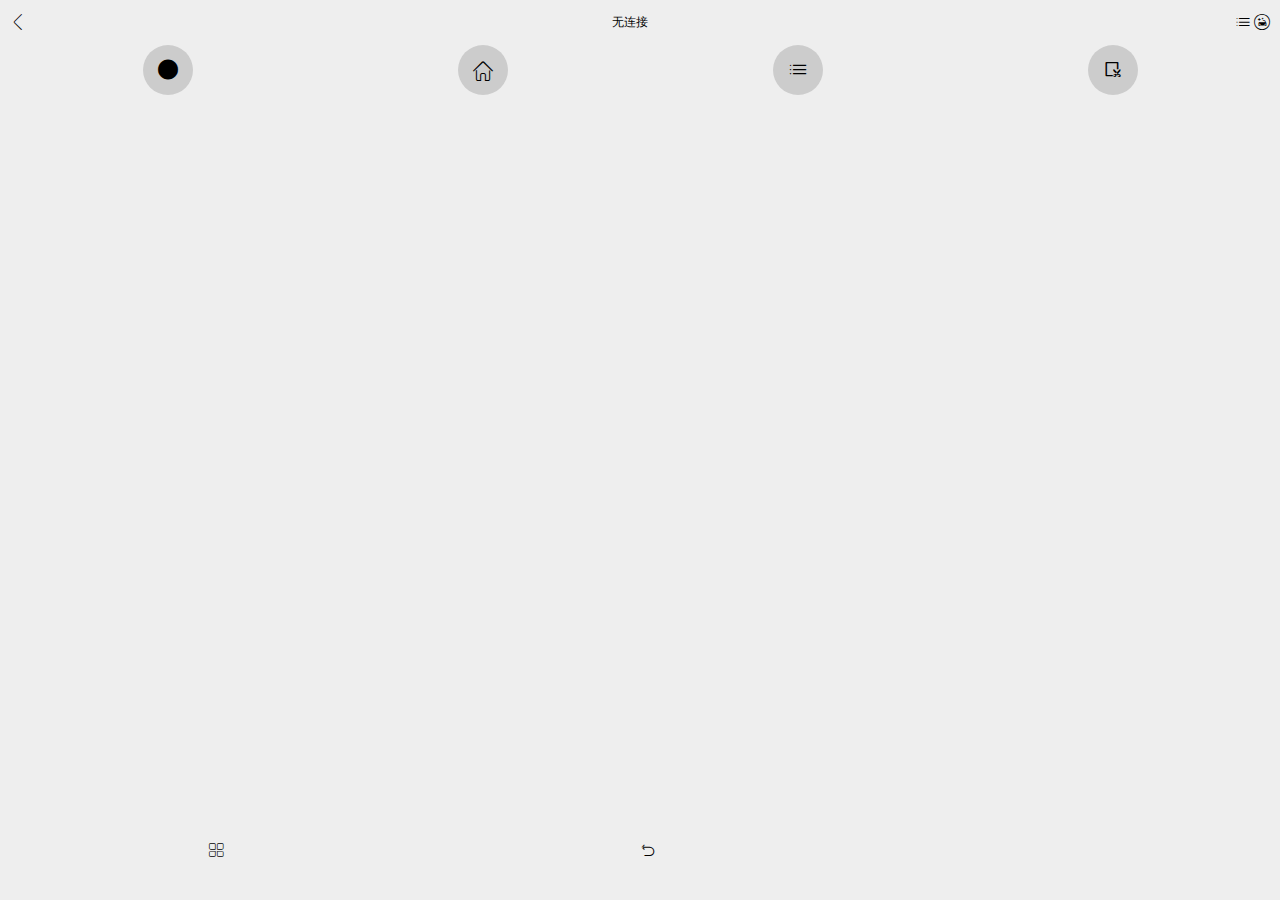
<file: index.html>
<!DOCTYPE html>
<html lang="en">

<head>
    <meta charset="UTF-8">
    <meta name="viewport" content="width=device-width, initial-scale=1.0">
    <meta http-equiv="X-UA-Compatible" content="ie=edge">
    <title>Document</title>
    <link rel="stylesheet" href="css/style.css">
    <script src="js/flexible.js"></script>
    <link rel="stylesheet" href="icon/iconfont.css">
</head>

<body>
    <div class="box">
        <header>
            <i class="iconfont icon-fanhui"></i>
            <span>无连接</span>
            <div class="topright">
                <i class="iconfont icon-caidan1"></i>
                <i class="iconfont icon-qichemeirong"></i>
            </div>
        </header>
        <section>
            <div class="contop">
                <ul>
                    <span><li class="iconfont icon-dianshimianbansvgqietu-"></li></span>
                    <span><li class="iconfont icon-shouye1"></li></span>
                    <span><li class="iconfont icon-caidan1"></li></span>
                    <span><li class="iconfont icon-jieping"></li></span>
                </ul>
            </div>
        </section>
        <footer>
            <span><i class="iconfont icon-caidan"></i></span>
            <i class="iconfont icon-zititubiaoxiugai-"></i>
            <i></i>
        </footer>
    </div>
</body>

</html>
</file>
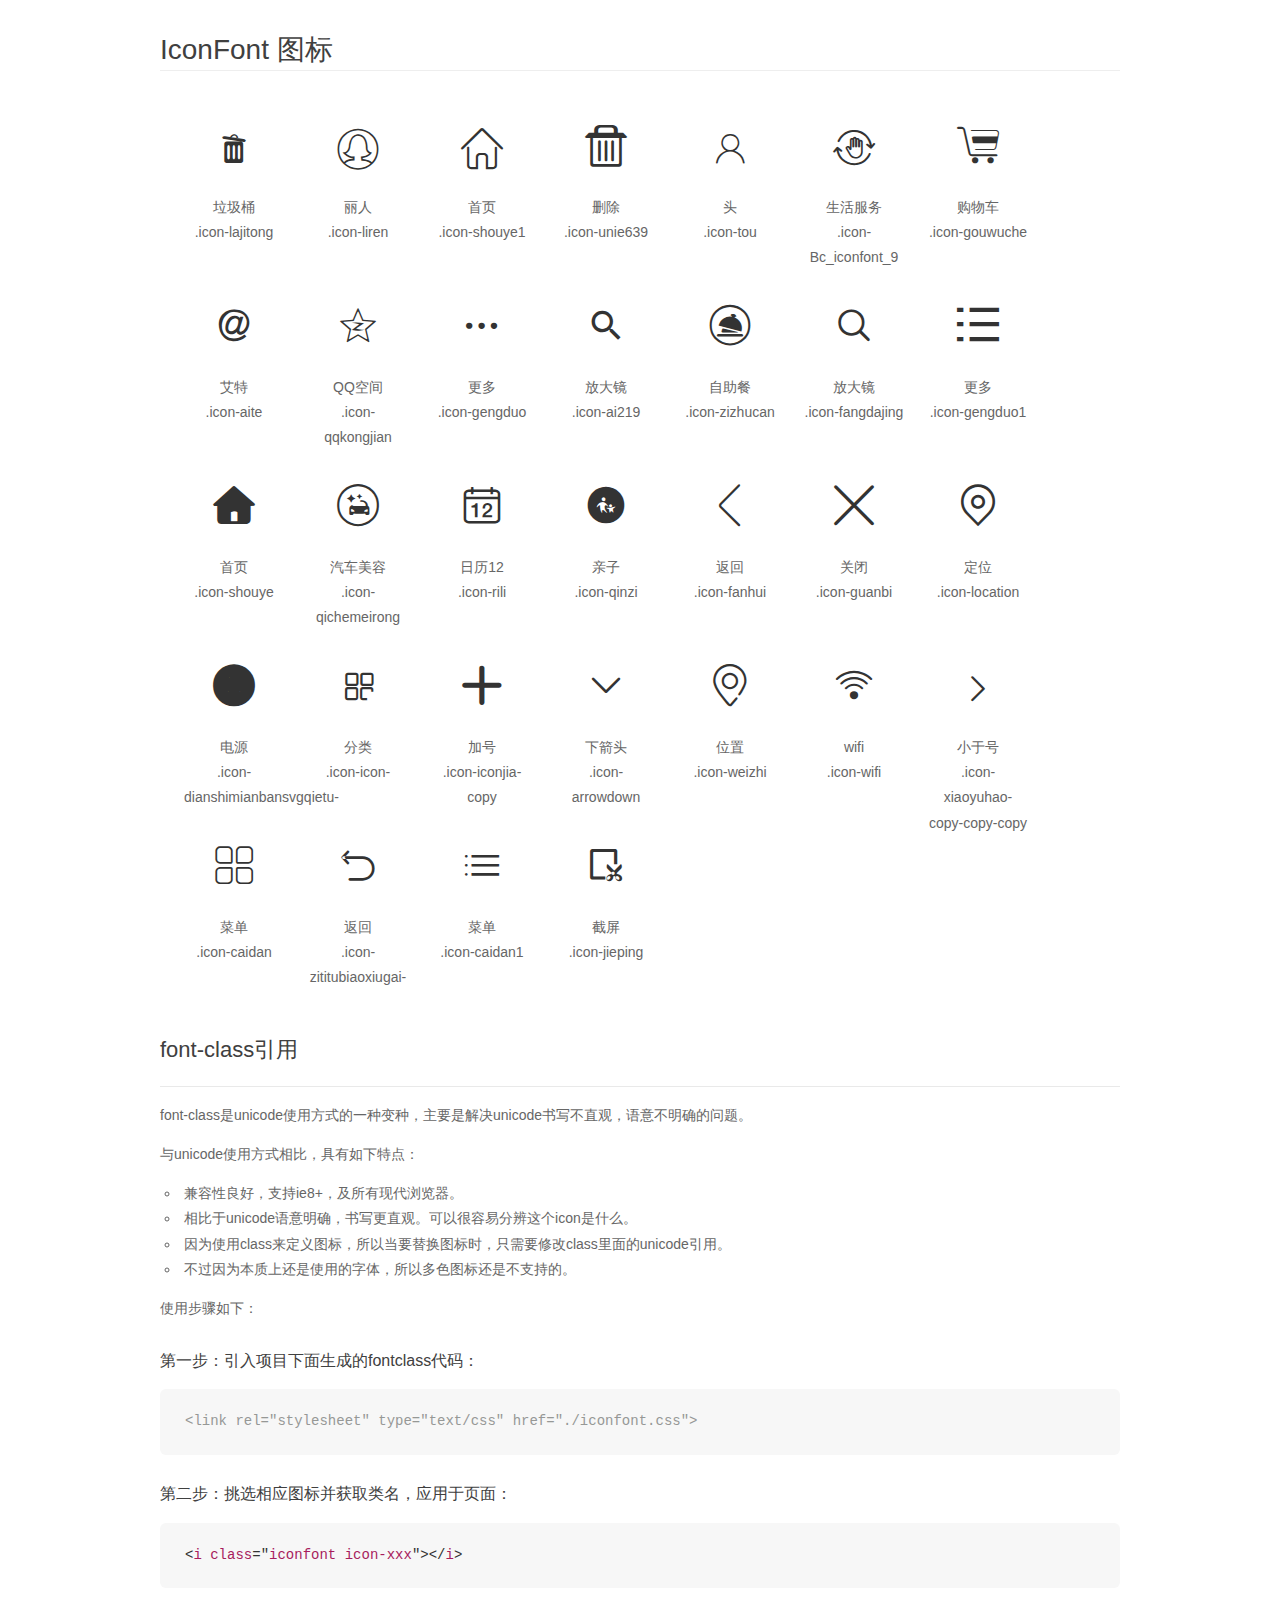
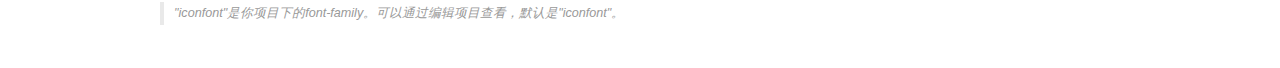
<file: icon/demo_fontclass.html>
<!DOCTYPE html>
<html>
<head>
    <meta charset="utf-8"/>
    <title>IconFont</title>
    <link rel="stylesheet" href="demo.css">
    <link rel="stylesheet" href="iconfont.css">
</head>
<body>
    <div class="main markdown">
        <h1>IconFont 图标</h1>
        <ul class="icon_lists clear">
            
                <li>
                <i class="icon iconfont icon-lajitong"></i>
                    <div class="name">垃圾桶</div>
                    <div class="fontclass">.icon-lajitong</div>
                </li>
            
                <li>
                <i class="icon iconfont icon-liren"></i>
                    <div class="name">丽人</div>
                    <div class="fontclass">.icon-liren</div>
                </li>
            
                <li>
                <i class="icon iconfont icon-shouye1"></i>
                    <div class="name">首页</div>
                    <div class="fontclass">.icon-shouye1</div>
                </li>
            
                <li>
                <i class="icon iconfont icon-unie639"></i>
                    <div class="name">删除</div>
                    <div class="fontclass">.icon-unie639</div>
                </li>
            
                <li>
                <i class="icon iconfont icon-tou"></i>
                    <div class="name">头</div>
                    <div class="fontclass">.icon-tou</div>
                </li>
            
                <li>
                <i class="icon iconfont icon-Bc_iconfont_9"></i>
                    <div class="name">生活服务</div>
                    <div class="fontclass">.icon-Bc_iconfont_9</div>
                </li>
            
                <li>
                <i class="icon iconfont icon-gouwuche"></i>
                    <div class="name">购物车</div>
                    <div class="fontclass">.icon-gouwuche</div>
                </li>
            
                <li>
                <i class="icon iconfont icon-aite"></i>
                    <div class="name">艾特</div>
                    <div class="fontclass">.icon-aite</div>
                </li>
            
                <li>
                <i class="icon iconfont icon-qqkongjian"></i>
                    <div class="name">QQ空间</div>
                    <div class="fontclass">.icon-qqkongjian</div>
                </li>
            
                <li>
                <i class="icon iconfont icon-gengduo"></i>
                    <div class="name">更多</div>
                    <div class="fontclass">.icon-gengduo</div>
                </li>
            
                <li>
                <i class="icon iconfont icon-ai219"></i>
                    <div class="name">放大镜</div>
                    <div class="fontclass">.icon-ai219</div>
                </li>
            
                <li>
                <i class="icon iconfont icon-zizhucan"></i>
                    <div class="name">自助餐</div>
                    <div class="fontclass">.icon-zizhucan</div>
                </li>
            
                <li>
                <i class="icon iconfont icon-fangdajing"></i>
                    <div class="name">放大镜</div>
                    <div class="fontclass">.icon-fangdajing</div>
                </li>
            
                <li>
                <i class="icon iconfont icon-gengduo1"></i>
                    <div class="name">更多</div>
                    <div class="fontclass">.icon-gengduo1</div>
                </li>
            
                <li>
                <i class="icon iconfont icon-shouye"></i>
                    <div class="name">首页</div>
                    <div class="fontclass">.icon-shouye</div>
                </li>
            
                <li>
                <i class="icon iconfont icon-qichemeirong"></i>
                    <div class="name">汽车美容</div>
                    <div class="fontclass">.icon-qichemeirong</div>
                </li>
            
                <li>
                <i class="icon iconfont icon-rili"></i>
                    <div class="name">日历12</div>
                    <div class="fontclass">.icon-rili</div>
                </li>
            
                <li>
                <i class="icon iconfont icon-qinzi"></i>
                    <div class="name">亲子</div>
                    <div class="fontclass">.icon-qinzi</div>
                </li>
            
                <li>
                <i class="icon iconfont icon-fanhui"></i>
                    <div class="name">返回</div>
                    <div class="fontclass">.icon-fanhui</div>
                </li>
            
                <li>
                <i class="icon iconfont icon-guanbi"></i>
                    <div class="name">关闭</div>
                    <div class="fontclass">.icon-guanbi</div>
                </li>
            
                <li>
                <i class="icon iconfont icon-location"></i>
                    <div class="name">定位</div>
                    <div class="fontclass">.icon-location</div>
                </li>
            
                <li>
                <i class="icon iconfont icon-dianshimianbansvgqietu-"></i>
                    <div class="name">电源</div>
                    <div class="fontclass">.icon-dianshimianbansvgqietu-</div>
                </li>
            
                <li>
                <i class="icon iconfont icon-icon-"></i>
                    <div class="name">分类</div>
                    <div class="fontclass">.icon-icon-</div>
                </li>
            
                <li>
                <i class="icon iconfont icon-iconjia-copy"></i>
                    <div class="name">加号</div>
                    <div class="fontclass">.icon-iconjia-copy</div>
                </li>
            
                <li>
                <i class="icon iconfont icon-arrowdown"></i>
                    <div class="name">下箭头</div>
                    <div class="fontclass">.icon-arrowdown</div>
                </li>
            
                <li>
                <i class="icon iconfont icon-weizhi"></i>
                    <div class="name">位置</div>
                    <div class="fontclass">.icon-weizhi</div>
                </li>
            
                <li>
                <i class="icon iconfont icon-wifi"></i>
                    <div class="name">wifi</div>
                    <div class="fontclass">.icon-wifi</div>
                </li>
            
                <li>
                <i class="icon iconfont icon-xiaoyuhao-copy-copy-copy"></i>
                    <div class="name">小于号</div>
                    <div class="fontclass">.icon-xiaoyuhao-copy-copy-copy</div>
                </li>
            
                <li>
                <i class="icon iconfont icon-caidan"></i>
                    <div class="name">菜单</div>
                    <div class="fontclass">.icon-caidan</div>
                </li>
            
                <li>
                <i class="icon iconfont icon-zititubiaoxiugai-"></i>
                    <div class="name">返回</div>
                    <div class="fontclass">.icon-zititubiaoxiugai-</div>
                </li>
            
                <li>
                <i class="icon iconfont icon-caidan1"></i>
                    <div class="name">菜单</div>
                    <div class="fontclass">.icon-caidan1</div>
                </li>
            
                <li>
                <i class="icon iconfont icon-jieping"></i>
                    <div class="name">截屏</div>
                    <div class="fontclass">.icon-jieping</div>
                </li>
            
        </ul>

        <h2 id="font-class-">font-class引用</h2>
        <hr>

        <p>font-class是unicode使用方式的一种变种，主要是解决unicode书写不直观，语意不明确的问题。</p>
        <p>与unicode使用方式相比，具有如下特点：</p>
        <ul>
        <li>兼容性良好，支持ie8+，及所有现代浏览器。</li>
        <li>相比于unicode语意明确，书写更直观。可以很容易分辨这个icon是什么。</li>
        <li>因为使用class来定义图标，所以当要替换图标时，只需要修改class里面的unicode引用。</li>
        <li>不过因为本质上还是使用的字体，所以多色图标还是不支持的。</li>
        </ul>
        <p>使用步骤如下：</p>
        <h3 id="-fontclass-">第一步：引入项目下面生成的fontclass代码：</h3>


        <pre><code class="lang-js hljs javascript"><span class="hljs-comment">&lt;link rel="stylesheet" type="text/css" href="./iconfont.css"&gt;</span></code></pre>
        <h3 id="-">第二步：挑选相应图标并获取类名，应用于页面：</h3>
        <pre><code class="lang-css hljs">&lt;<span class="hljs-selector-tag">i</span> <span class="hljs-selector-tag">class</span>="<span class="hljs-selector-tag">iconfont</span> <span class="hljs-selector-tag">icon-xxx</span>"&gt;&lt;/<span class="hljs-selector-tag">i</span>&gt;</code></pre>
        <blockquote>
        <p>"iconfont"是你项目下的font-family。可以通过编辑项目查看，默认是"iconfont"。</p>
        </blockquote>
    </div>
</body>
</html>
</file>
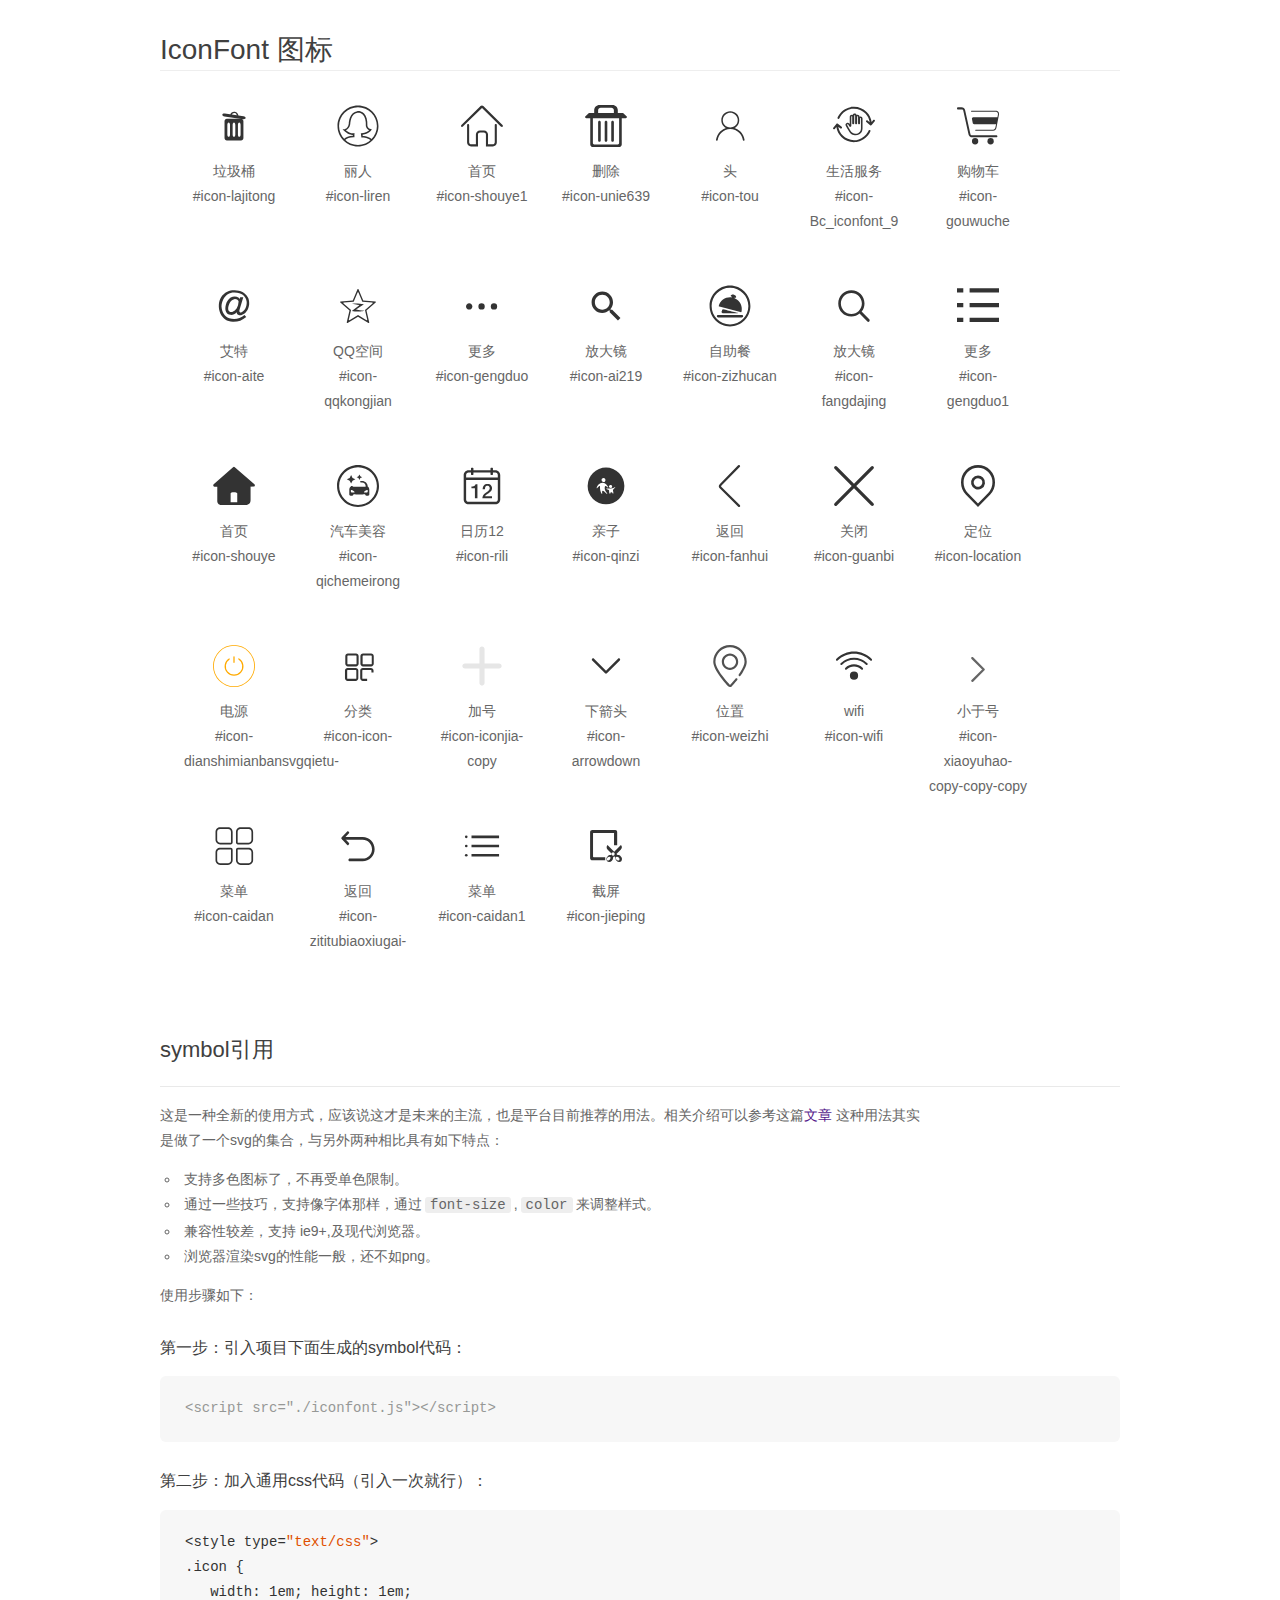
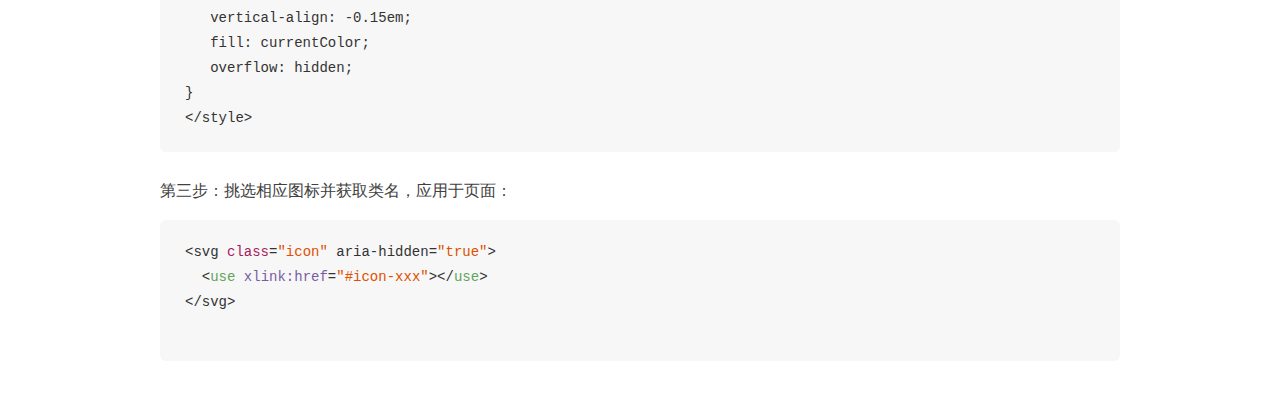
<file: icon/demo_symbol.html>
<!DOCTYPE html>
<html>
<head>
    <meta charset="utf-8"/>
    <title>IconFont</title>
    <link rel="stylesheet" href="demo.css">
    <script src="iconfont.js"></script>

    <style type="text/css">
        .icon {
          /* 通过设置 font-size 来改变图标大小 */
          width: 1em; height: 1em;
          /* 图标和文字相邻时，垂直对齐 */
          vertical-align: -0.15em;
          /* 通过设置 color 来改变 SVG 的颜色/fill */
          fill: currentColor;
          /* path 和 stroke 溢出 viewBox 部分在 IE 下会显示
             normalize.css 中也包含这行 */
          overflow: hidden;
        }

    </style>
</head>
<body>
    <div class="main markdown">
        <h1>IconFont 图标</h1>
        <ul class="icon_lists clear">
            
                <li>
                    <svg class="icon" aria-hidden="true">
                        <use xlink:href="#icon-lajitong"></use>
                    </svg>
                    <div class="name">垃圾桶</div>
                    <div class="fontclass">#icon-lajitong</div>
                </li>
            
                <li>
                    <svg class="icon" aria-hidden="true">
                        <use xlink:href="#icon-liren"></use>
                    </svg>
                    <div class="name">丽人</div>
                    <div class="fontclass">#icon-liren</div>
                </li>
            
                <li>
                    <svg class="icon" aria-hidden="true">
                        <use xlink:href="#icon-shouye1"></use>
                    </svg>
                    <div class="name">首页</div>
                    <div class="fontclass">#icon-shouye1</div>
                </li>
            
                <li>
                    <svg class="icon" aria-hidden="true">
                        <use xlink:href="#icon-unie639"></use>
                    </svg>
                    <div class="name">删除</div>
                    <div class="fontclass">#icon-unie639</div>
                </li>
            
                <li>
                    <svg class="icon" aria-hidden="true">
                        <use xlink:href="#icon-tou"></use>
                    </svg>
                    <div class="name">头</div>
                    <div class="fontclass">#icon-tou</div>
                </li>
            
                <li>
                    <svg class="icon" aria-hidden="true">
                        <use xlink:href="#icon-Bc_iconfont_9"></use>
                    </svg>
                    <div class="name">生活服务</div>
                    <div class="fontclass">#icon-Bc_iconfont_9</div>
                </li>
            
                <li>
                    <svg class="icon" aria-hidden="true">
                        <use xlink:href="#icon-gouwuche"></use>
                    </svg>
                    <div class="name">购物车</div>
                    <div class="fontclass">#icon-gouwuche</div>
                </li>
            
                <li>
                    <svg class="icon" aria-hidden="true">
                        <use xlink:href="#icon-aite"></use>
                    </svg>
                    <div class="name">艾特</div>
                    <div class="fontclass">#icon-aite</div>
                </li>
            
                <li>
                    <svg class="icon" aria-hidden="true">
                        <use xlink:href="#icon-qqkongjian"></use>
                    </svg>
                    <div class="name">QQ空间</div>
                    <div class="fontclass">#icon-qqkongjian</div>
                </li>
            
                <li>
                    <svg class="icon" aria-hidden="true">
                        <use xlink:href="#icon-gengduo"></use>
                    </svg>
                    <div class="name">更多</div>
                    <div class="fontclass">#icon-gengduo</div>
                </li>
            
                <li>
                    <svg class="icon" aria-hidden="true">
                        <use xlink:href="#icon-ai219"></use>
                    </svg>
                    <div class="name">放大镜</div>
                    <div class="fontclass">#icon-ai219</div>
                </li>
            
                <li>
                    <svg class="icon" aria-hidden="true">
                        <use xlink:href="#icon-zizhucan"></use>
                    </svg>
                    <div class="name">自助餐</div>
                    <div class="fontclass">#icon-zizhucan</div>
                </li>
            
                <li>
                    <svg class="icon" aria-hidden="true">
                        <use xlink:href="#icon-fangdajing"></use>
                    </svg>
                    <div class="name">放大镜</div>
                    <div class="fontclass">#icon-fangdajing</div>
                </li>
            
                <li>
                    <svg class="icon" aria-hidden="true">
                        <use xlink:href="#icon-gengduo1"></use>
                    </svg>
                    <div class="name">更多</div>
                    <div class="fontclass">#icon-gengduo1</div>
                </li>
            
                <li>
                    <svg class="icon" aria-hidden="true">
                        <use xlink:href="#icon-shouye"></use>
                    </svg>
                    <div class="name">首页</div>
                    <div class="fontclass">#icon-shouye</div>
                </li>
            
                <li>
                    <svg class="icon" aria-hidden="true">
                        <use xlink:href="#icon-qichemeirong"></use>
                    </svg>
                    <div class="name">汽车美容</div>
                    <div class="fontclass">#icon-qichemeirong</div>
                </li>
            
                <li>
                    <svg class="icon" aria-hidden="true">
                        <use xlink:href="#icon-rili"></use>
                    </svg>
                    <div class="name">日历12</div>
                    <div class="fontclass">#icon-rili</div>
                </li>
            
                <li>
                    <svg class="icon" aria-hidden="true">
                        <use xlink:href="#icon-qinzi"></use>
                    </svg>
                    <div class="name">亲子</div>
                    <div class="fontclass">#icon-qinzi</div>
                </li>
            
                <li>
                    <svg class="icon" aria-hidden="true">
                        <use xlink:href="#icon-fanhui"></use>
                    </svg>
                    <div class="name">返回</div>
                    <div class="fontclass">#icon-fanhui</div>
                </li>
            
                <li>
                    <svg class="icon" aria-hidden="true">
                        <use xlink:href="#icon-guanbi"></use>
                    </svg>
                    <div class="name">关闭</div>
                    <div class="fontclass">#icon-guanbi</div>
                </li>
            
                <li>
                    <svg class="icon" aria-hidden="true">
                        <use xlink:href="#icon-location"></use>
                    </svg>
                    <div class="name">定位</div>
                    <div class="fontclass">#icon-location</div>
                </li>
            
                <li>
                    <svg class="icon" aria-hidden="true">
                        <use xlink:href="#icon-dianshimianbansvgqietu-"></use>
                    </svg>
                    <div class="name">电源</div>
                    <div class="fontclass">#icon-dianshimianbansvgqietu-</div>
                </li>
            
                <li>
                    <svg class="icon" aria-hidden="true">
                        <use xlink:href="#icon-icon-"></use>
                    </svg>
                    <div class="name">分类</div>
                    <div class="fontclass">#icon-icon-</div>
                </li>
            
                <li>
                    <svg class="icon" aria-hidden="true">
                        <use xlink:href="#icon-iconjia-copy"></use>
                    </svg>
                    <div class="name">加号</div>
                    <div class="fontclass">#icon-iconjia-copy</div>
                </li>
            
                <li>
                    <svg class="icon" aria-hidden="true">
                        <use xlink:href="#icon-arrowdown"></use>
                    </svg>
                    <div class="name">下箭头</div>
                    <div class="fontclass">#icon-arrowdown</div>
                </li>
            
                <li>
                    <svg class="icon" aria-hidden="true">
                        <use xlink:href="#icon-weizhi"></use>
                    </svg>
                    <div class="name">位置</div>
                    <div class="fontclass">#icon-weizhi</div>
                </li>
            
                <li>
                    <svg class="icon" aria-hidden="true">
                        <use xlink:href="#icon-wifi"></use>
                    </svg>
                    <div class="name">wifi</div>
                    <div class="fontclass">#icon-wifi</div>
                </li>
            
                <li>
                    <svg class="icon" aria-hidden="true">
                        <use xlink:href="#icon-xiaoyuhao-copy-copy-copy"></use>
                    </svg>
                    <div class="name">小于号</div>
                    <div class="fontclass">#icon-xiaoyuhao-copy-copy-copy</div>
                </li>
            
                <li>
                    <svg class="icon" aria-hidden="true">
                        <use xlink:href="#icon-caidan"></use>
                    </svg>
                    <div class="name">菜单</div>
                    <div class="fontclass">#icon-caidan</div>
                </li>
            
                <li>
                    <svg class="icon" aria-hidden="true">
                        <use xlink:href="#icon-zititubiaoxiugai-"></use>
                    </svg>
                    <div class="name">返回</div>
                    <div class="fontclass">#icon-zititubiaoxiugai-</div>
                </li>
            
                <li>
                    <svg class="icon" aria-hidden="true">
                        <use xlink:href="#icon-caidan1"></use>
                    </svg>
                    <div class="name">菜单</div>
                    <div class="fontclass">#icon-caidan1</div>
                </li>
            
                <li>
                    <svg class="icon" aria-hidden="true">
                        <use xlink:href="#icon-jieping"></use>
                    </svg>
                    <div class="name">截屏</div>
                    <div class="fontclass">#icon-jieping</div>
                </li>
            
        </ul>


        <h2 id="symbol-">symbol引用</h2>
        <hr>

        <p>这是一种全新的使用方式，应该说这才是未来的主流，也是平台目前推荐的用法。相关介绍可以参考这篇<a href="">文章</a>
        这种用法其实是做了一个svg的集合，与另外两种相比具有如下特点：</p>
        <ul>
          <li>支持多色图标了，不再受单色限制。</li>
          <li>通过一些技巧，支持像字体那样，通过<code>font-size</code>,<code>color</code>来调整样式。</li>
          <li>兼容性较差，支持 ie9+,及现代浏览器。</li>
          <li>浏览器渲染svg的性能一般，还不如png。</li>
        </ul>
        <p>使用步骤如下：</p>
        <h3 id="-symbol-">第一步：引入项目下面生成的symbol代码：</h3>
        <pre><code class="lang-js hljs javascript"><span class="hljs-comment">&lt;script src="./iconfont.js"&gt;&lt;/script&gt;</span></code></pre>
        <h3 id="-css-">第二步：加入通用css代码（引入一次就行）：</h3>
        <pre><code class="lang-js hljs javascript">&lt;style type=<span class="hljs-string">"text/css"</span>&gt;
.icon {
   width: <span class="hljs-number">1</span>em; height: <span class="hljs-number">1</span>em;
   vertical-align: <span class="hljs-number">-0.15</span>em;
   fill: currentColor;
   overflow: hidden;
}
&lt;<span class="hljs-regexp">/style&gt;</span></code></pre>
        <h3 id="-">第三步：挑选相应图标并获取类名，应用于页面：</h3>
        <pre><code class="lang-js hljs javascript">&lt;svg <span class="hljs-class"><span class="hljs-keyword">class</span></span>=<span class="hljs-string">"icon"</span> aria-hidden=<span class="hljs-string">"true"</span>&gt;<span class="xml"><span class="hljs-tag">
  &lt;<span class="hljs-name">use</span> <span class="hljs-attr">xlink:href</span>=<span class="hljs-string">"#icon-xxx"</span>&gt;</span><span class="hljs-tag">&lt;/<span class="hljs-name">use</span>&gt;</span>
</span>&lt;<span class="hljs-regexp">/svg&gt;
        </span></code></pre>
    </div>
</body>
</html>
</file>
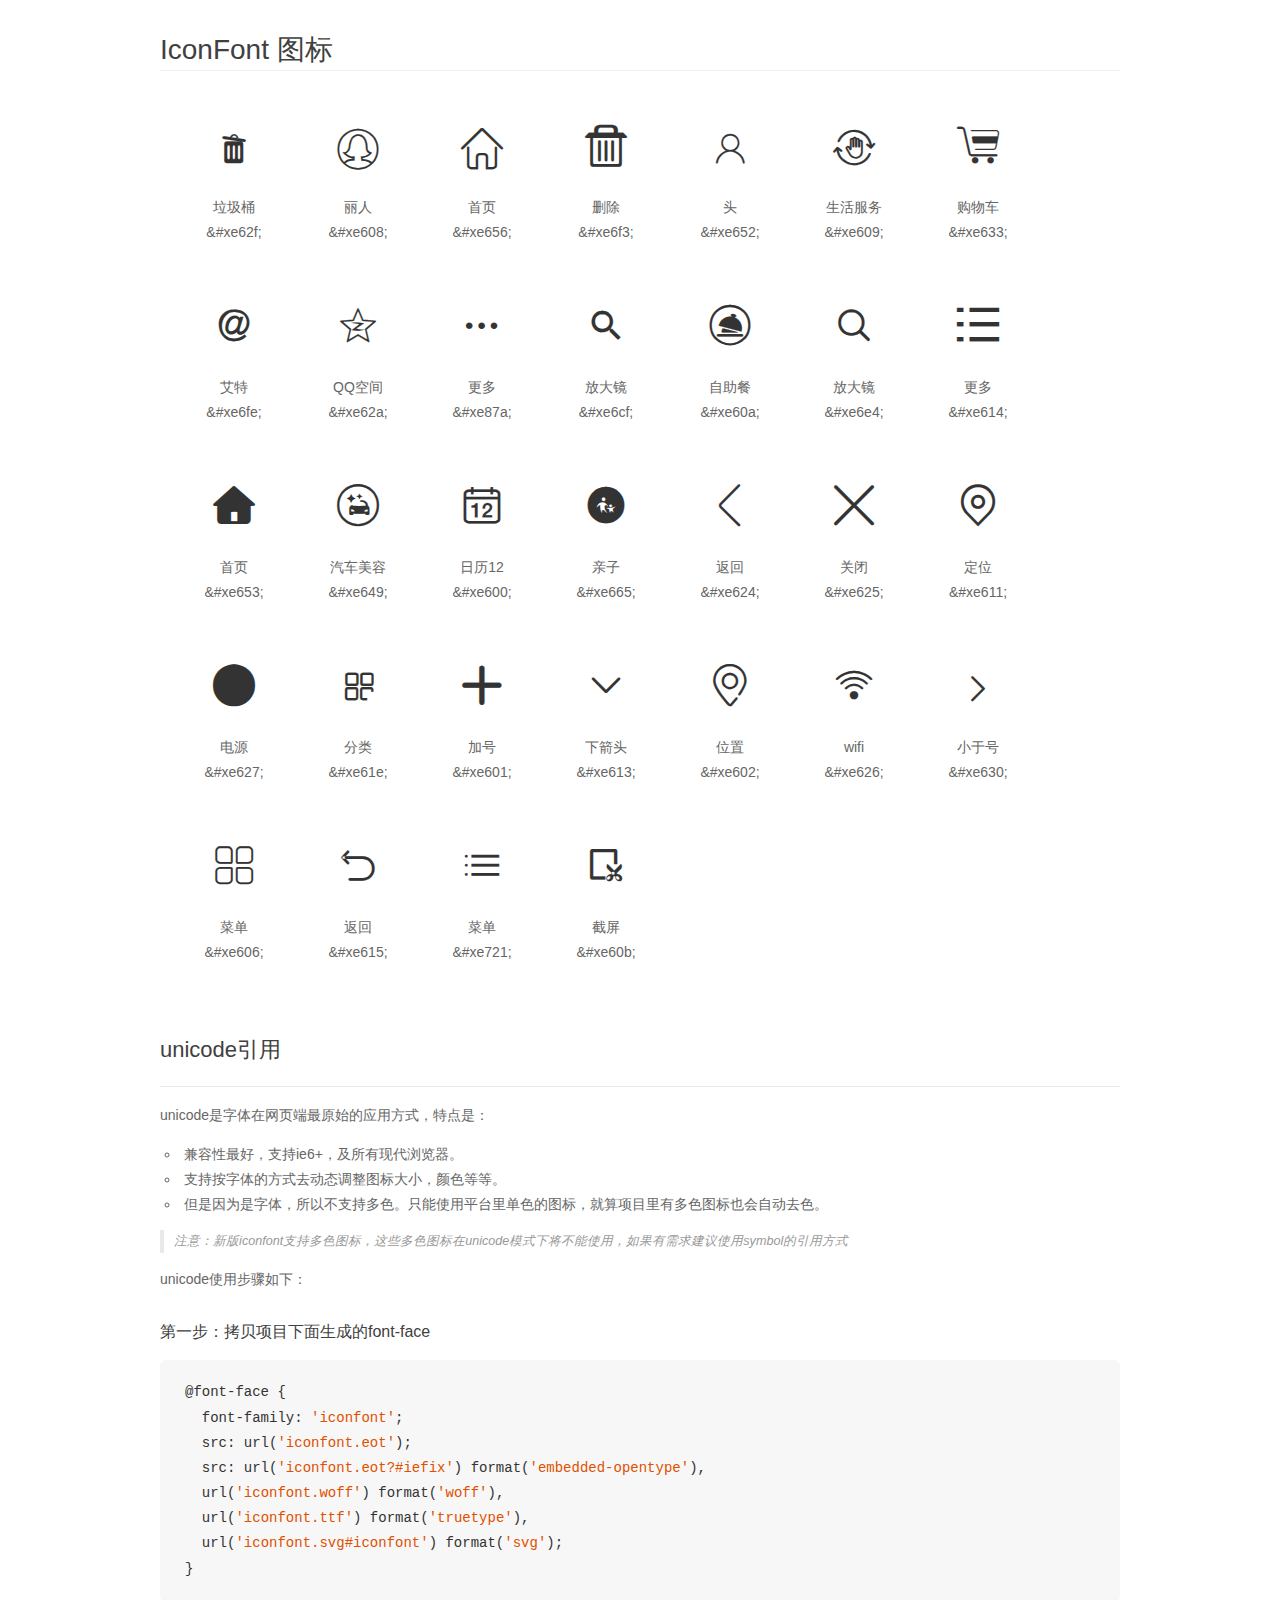
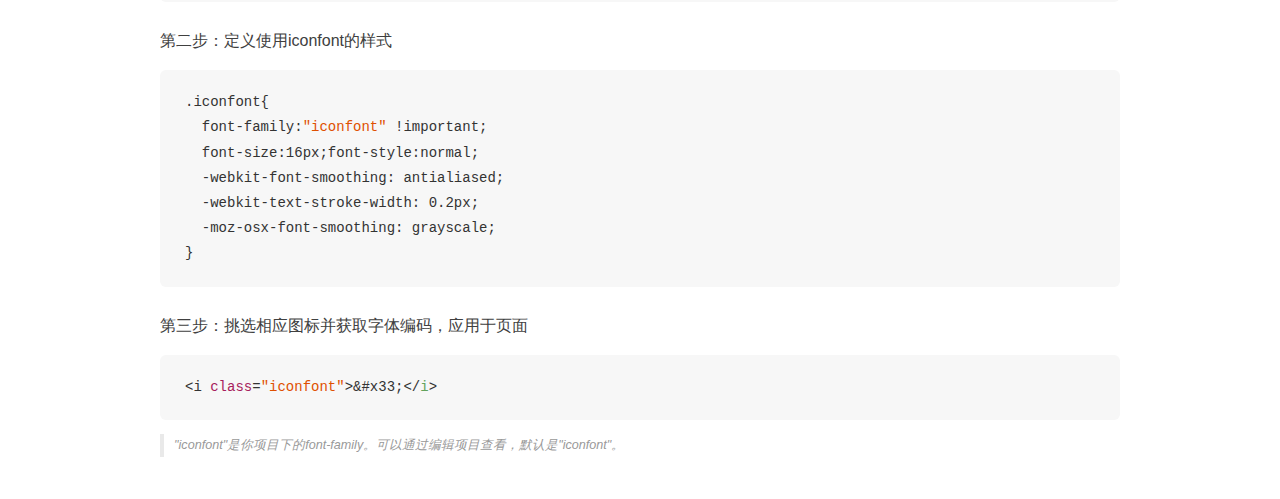
<file: icon/demo_unicode.html>
<!DOCTYPE html>
<html>
<head>
    <meta charset="utf-8"/>
    <title>IconFont</title>
    <link rel="stylesheet" href="demo.css">

    <style type="text/css">

        @font-face {font-family: "iconfont";
          src: url('iconfont.eot'); /* IE9*/
          src: url('iconfont.eot#iefix') format('embedded-opentype'), /* IE6-IE8 */
          url('iconfont.woff') format('woff'), /* chrome, firefox */
          url('iconfont.ttf') format('truetype'), /* chrome, firefox, opera, Safari, Android, iOS 4.2+*/
          url('iconfont.svg#iconfont') format('svg'); /* iOS 4.1- */
        }

        .iconfont {
          font-family:"iconfont" !important;
          font-size:16px;
          font-style:normal;
          -webkit-font-smoothing: antialiased;
          -webkit-text-stroke-width: 0.2px;
          -moz-osx-font-smoothing: grayscale;
        }

    </style>
</head>
<body>
    <div class="main markdown">
        <h1>IconFont 图标</h1>
        <ul class="icon_lists clear">
            
                <li>
                <i class="icon iconfont">&#xe62f;</i>
                    <div class="name">垃圾桶</div>
                    <div class="code">&amp;#xe62f;</div>
                </li>
            
                <li>
                <i class="icon iconfont">&#xe608;</i>
                    <div class="name">丽人</div>
                    <div class="code">&amp;#xe608;</div>
                </li>
            
                <li>
                <i class="icon iconfont">&#xe656;</i>
                    <div class="name">首页</div>
                    <div class="code">&amp;#xe656;</div>
                </li>
            
                <li>
                <i class="icon iconfont">&#xe6f3;</i>
                    <div class="name">删除</div>
                    <div class="code">&amp;#xe6f3;</div>
                </li>
            
                <li>
                <i class="icon iconfont">&#xe652;</i>
                    <div class="name">头</div>
                    <div class="code">&amp;#xe652;</div>
                </li>
            
                <li>
                <i class="icon iconfont">&#xe609;</i>
                    <div class="name">生活服务</div>
                    <div class="code">&amp;#xe609;</div>
                </li>
            
                <li>
                <i class="icon iconfont">&#xe633;</i>
                    <div class="name">购物车</div>
                    <div class="code">&amp;#xe633;</div>
                </li>
            
                <li>
                <i class="icon iconfont">&#xe6fe;</i>
                    <div class="name">艾特</div>
                    <div class="code">&amp;#xe6fe;</div>
                </li>
            
                <li>
                <i class="icon iconfont">&#xe62a;</i>
                    <div class="name">QQ空间</div>
                    <div class="code">&amp;#xe62a;</div>
                </li>
            
                <li>
                <i class="icon iconfont">&#xe87a;</i>
                    <div class="name">更多</div>
                    <div class="code">&amp;#xe87a;</div>
                </li>
            
                <li>
                <i class="icon iconfont">&#xe6cf;</i>
                    <div class="name">放大镜</div>
                    <div class="code">&amp;#xe6cf;</div>
                </li>
            
                <li>
                <i class="icon iconfont">&#xe60a;</i>
                    <div class="name">自助餐</div>
                    <div class="code">&amp;#xe60a;</div>
                </li>
            
                <li>
                <i class="icon iconfont">&#xe6e4;</i>
                    <div class="name">放大镜</div>
                    <div class="code">&amp;#xe6e4;</div>
                </li>
            
                <li>
                <i class="icon iconfont">&#xe614;</i>
                    <div class="name">更多</div>
                    <div class="code">&amp;#xe614;</div>
                </li>
            
                <li>
                <i class="icon iconfont">&#xe653;</i>
                    <div class="name">首页</div>
                    <div class="code">&amp;#xe653;</div>
                </li>
            
                <li>
                <i class="icon iconfont">&#xe649;</i>
                    <div class="name">汽车美容</div>
                    <div class="code">&amp;#xe649;</div>
                </li>
            
                <li>
                <i class="icon iconfont">&#xe600;</i>
                    <div class="name">日历12</div>
                    <div class="code">&amp;#xe600;</div>
                </li>
            
                <li>
                <i class="icon iconfont">&#xe665;</i>
                    <div class="name">亲子</div>
                    <div class="code">&amp;#xe665;</div>
                </li>
            
                <li>
                <i class="icon iconfont">&#xe624;</i>
                    <div class="name">返回</div>
                    <div class="code">&amp;#xe624;</div>
                </li>
            
                <li>
                <i class="icon iconfont">&#xe625;</i>
                    <div class="name">关闭</div>
                    <div class="code">&amp;#xe625;</div>
                </li>
            
                <li>
                <i class="icon iconfont">&#xe611;</i>
                    <div class="name">定位</div>
                    <div class="code">&amp;#xe611;</div>
                </li>
            
                <li>
                <i class="icon iconfont">&#xe627;</i>
                    <div class="name">电源</div>
                    <div class="code">&amp;#xe627;</div>
                </li>
            
                <li>
                <i class="icon iconfont">&#xe61e;</i>
                    <div class="name">分类</div>
                    <div class="code">&amp;#xe61e;</div>
                </li>
            
                <li>
                <i class="icon iconfont">&#xe601;</i>
                    <div class="name">加号</div>
                    <div class="code">&amp;#xe601;</div>
                </li>
            
                <li>
                <i class="icon iconfont">&#xe613;</i>
                    <div class="name">下箭头</div>
                    <div class="code">&amp;#xe613;</div>
                </li>
            
                <li>
                <i class="icon iconfont">&#xe602;</i>
                    <div class="name">位置</div>
                    <div class="code">&amp;#xe602;</div>
                </li>
            
                <li>
                <i class="icon iconfont">&#xe626;</i>
                    <div class="name">wifi</div>
                    <div class="code">&amp;#xe626;</div>
                </li>
            
                <li>
                <i class="icon iconfont">&#xe630;</i>
                    <div class="name">小于号</div>
                    <div class="code">&amp;#xe630;</div>
                </li>
            
                <li>
                <i class="icon iconfont">&#xe606;</i>
                    <div class="name">菜单</div>
                    <div class="code">&amp;#xe606;</div>
                </li>
            
                <li>
                <i class="icon iconfont">&#xe615;</i>
                    <div class="name">返回</div>
                    <div class="code">&amp;#xe615;</div>
                </li>
            
                <li>
                <i class="icon iconfont">&#xe721;</i>
                    <div class="name">菜单</div>
                    <div class="code">&amp;#xe721;</div>
                </li>
            
                <li>
                <i class="icon iconfont">&#xe60b;</i>
                    <div class="name">截屏</div>
                    <div class="code">&amp;#xe60b;</div>
                </li>
            
        </ul>
        <h2 id="unicode-">unicode引用</h2>
        <hr>

        <p>unicode是字体在网页端最原始的应用方式，特点是：</p>
        <ul>
        <li>兼容性最好，支持ie6+，及所有现代浏览器。</li>
        <li>支持按字体的方式去动态调整图标大小，颜色等等。</li>
        <li>但是因为是字体，所以不支持多色。只能使用平台里单色的图标，就算项目里有多色图标也会自动去色。</li>
        </ul>
        <blockquote>
        <p>注意：新版iconfont支持多色图标，这些多色图标在unicode模式下将不能使用，如果有需求建议使用symbol的引用方式</p>
        </blockquote>
        <p>unicode使用步骤如下：</p>
        <h3 id="-font-face">第一步：拷贝项目下面生成的font-face</h3>
        <pre><code class="lang-js hljs javascript">@font-face {
  font-family: <span class="hljs-string">'iconfont'</span>;
  src: url(<span class="hljs-string">'iconfont.eot'</span>);
  src: url(<span class="hljs-string">'iconfont.eot?#iefix'</span>) format(<span class="hljs-string">'embedded-opentype'</span>),
  url(<span class="hljs-string">'iconfont.woff'</span>) format(<span class="hljs-string">'woff'</span>),
  url(<span class="hljs-string">'iconfont.ttf'</span>) format(<span class="hljs-string">'truetype'</span>),
  url(<span class="hljs-string">'iconfont.svg#iconfont'</span>) format(<span class="hljs-string">'svg'</span>);
}
</code></pre>
        <h3 id="-iconfont-">第二步：定义使用iconfont的样式</h3>
        <pre><code class="lang-js hljs javascript">.iconfont{
  font-family:<span class="hljs-string">"iconfont"</span> !important;
  font-size:<span class="hljs-number">16</span>px;font-style:normal;
  -webkit-font-smoothing: antialiased;
  -webkit-text-stroke-width: <span class="hljs-number">0.2</span>px;
  -moz-osx-font-smoothing: grayscale;
}
</code></pre>
        <h3 id="-">第三步：挑选相应图标并获取字体编码，应用于页面</h3>
        <pre><code class="lang-js hljs javascript">&lt;i <span class="hljs-class"><span class="hljs-keyword">class</span></span>=<span class="hljs-string">"iconfont"</span>&gt;&amp;#x33;<span class="xml"><span class="hljs-tag">&lt;/<span class="hljs-name">i</span>&gt;</span></span></code></pre>

        <blockquote>
        <p>"iconfont"是你项目下的font-family。可以通过编辑项目查看，默认是"iconfont"。</p>
        </blockquote>
    </div>


</body>
</html>
</file>
<file: css/style.css>
html,
body,
div,
span,
applet,
object,
iframe,
h1,
h2,
h3,
h4,
h5,
h6,
p,
blockquote,
pre,
a,
abbr,
acronym,
address,
big,
cite,
code,
del,
dfn,
em,
img,
ins,
kbd,
q,
s,
samp,
small,
strike,
strong,
sub,
sup,
tt,
var,
b,
u,
i,
center,
dl,
dt,
dd,
ol,
ul,
li,
fieldset,
form,
label,
legend,
table,
caption,
tbody,
tfoot,
thead,
tr,
th,
td,
article,
aside,
canvas,
details,
figcaption,
figure,
footer,
header,
hgroup,
menu,
nav,
section,
summary,
time,
mark,
audio,
video,
input {
  margin: 0;
  padding: 0;
  border: none;
  outline: 0;
  font-family: STHeitiSC-Light;
  font: inherit;
  vertical-align: baseline;
}

html,
body,
form,
fieldset,
p,
div,
h1,
h2,
h3,
h4,
h5,
h6 {
  -webkit-text-size-adjust: none;
}

html,
body {
  width: 100%;
  height: 100%;
}

article,
aside,
details,
figcaption,
figure,
footer,
header,
hgroup,
menu,
nav,
section {
  display: block;
}

body {
  font-family: arial, sans-serif;
}

ol,
ul {
  list-style: none;
}

blockquote,
q {
  quotes: none;
}

blockquote:before,
blockquote:after,
q:before,
q:after {
  content: '';
  content: none;
}

ins,
a {
  text-decoration: none;
}

del {
  text-decoration: line-through;
}

table {
  border-collapse: collapse;
  border-spacing: 0;
}

img {
  display: inline-block;
}

input,
textarea {
  border: none;
  background: none;
  outline: none;
  -webkit-appearance: none;
}

* {
  -webkit-tap-highlight-color: transparent;
  -moz-tap-highlight-color: transparent;
  -ms-tap-highlight-color: transparent;
  -o-tap-highlight-color: transparent;
}

/*html {
    font-size: $browser-default-font-size;
}*/
html {
  font-size: 37.5px;
}

.box {
  width: 100%;
  height: 100%;
  display: flex;
  flex-direction: column;
  background: #eee;
}

header {
  width: 100%;
  height: 45px;
  display: flex;
  justify-content: space-between;
  padding: 0 10px;
  box-sizing: border-box;
  align-items: center;
}

section {
  flex: 1;
}

section .contop {
  height: 200px;
  width: 100%;
}

section .contop ul {
  width: 100%;
  display: flex;
  justify-content: space-around;
  padding: 0 10px;
  box-sizing: border-box;
  align-items: center;
}

section .contop ul span {
  width: 50px;
  height: 50px;
  background: #ccc;
  border-radius: 50%;
}

section .contop ul .iconfont {
  font-size: 20px;
  text-align: center;
  line-height: 50px;
}

footer {
  width: 100%;
  height: 100px;
  display: flex;
  justify-content: space-around;
  align-items: center;
}
</file>
<file: icon/iconfont.css>
@font-face {font-family: "iconfont";
  src: url('iconfont.eot?t=1535682324886'); /* IE9*/
  src: url('iconfont.eot?t=1535682324886#iefix') format('embedded-opentype'), /* IE6-IE8 */
  url('[data-uri]') format('woff'),
  url('iconfont.ttf?t=1535682324886') format('truetype'), /* chrome, firefox, opera, Safari, Android, iOS 4.2+*/
  url('iconfont.svg?t=1535682324886#iconfont') format('svg'); /* iOS 4.1- */
}

.iconfont {
  font-family:"iconfont" !important;
  font-size:16px;
  font-style:normal;
  -webkit-font-smoothing: antialiased;
  -moz-osx-font-smoothing: grayscale;
}

.icon-lajitong:before { content: "\e62f"; }

.icon-liren:before { content: "\e608"; }

.icon-shouye1:before { content: "\e656"; }

.icon-unie639:before { content: "\e6f3"; }

.icon-tou:before { content: "\e652"; }

.icon-Bc_iconfont_9:before { content: "\e609"; }

.icon-gouwuche:before { content: "\e633"; }

.icon-aite:before { content: "\e6fe"; }

.icon-qqkongjian:before { content: "\e62a"; }

.icon-gengduo:before { content: "\e87a"; }

.icon-ai219:before { content: "\e6cf"; }

.icon-zizhucan:before { content: "\e60a"; }

.icon-fangdajing:before { content: "\e6e4"; }

.icon-gengduo1:before { content: "\e614"; }

.icon-shouye:before { content: "\e653"; }

.icon-qichemeirong:before { content: "\e649"; }

.icon-rili:before { content: "\e600"; }

.icon-qinzi:before { content: "\e665"; }

.icon-fanhui:before { content: "\e624"; }

.icon-guanbi:before { content: "\e625"; }

.icon-location:before { content: "\e611"; }

.icon-dianshimianbansvgqietu-:before { content: "\e627"; }

.icon-icon-:before { content: "\e61e"; }

.icon-iconjia-copy:before { content: "\e601"; }

.icon-arrowdown:before { content: "\e613"; }

.icon-weizhi:before { content: "\e602"; }

.icon-wifi:before { content: "\e626"; }

.icon-xiaoyuhao-copy-copy-copy:before { content: "\e630"; }

.icon-caidan:before { content: "\e606"; }

.icon-zititubiaoxiugai-:before { content: "\e615"; }

.icon-caidan1:before { content: "\e721"; }

.icon-jieping:before { content: "\e60b"; }
</file>
<file: icon/demo.css>
*{margin: 0;padding: 0;list-style: none;}
/*
KISSY CSS Reset
理念：1. reset 的目的不是清除浏览器的默认样式，这仅是部分工作。清除和重置是紧密不可分的。
2. reset 的目的不是让默认样式在所有浏览器下一致，而是减少默认样式有可能带来的问题。
3. reset 期望提供一套普适通用的基础样式。但没有银弹，推荐根据具体需求，裁剪和修改后再使用。
特色：1. 适应中文；2. 基于最新主流浏览器。
维护：玉伯<lifesinger@gmail.com>, 正淳<ragecarrier@gmail.com>
 */

/** 清除内外边距 **/
body, h1, h2, h3, h4, h5, h6, hr, p, blockquote, /* structural elements 结构元素 */
dl, dt, dd, ul, ol, li, /* list elements 列表元素 */
pre, /* text formatting elements 文本格式元素 */
form, fieldset, legend, button, input, textarea, /* form elements 表单元素 */
th, td /* table elements 表格元素 */ {
  margin: 0;
  padding: 0;
}

/** 设置默认字体 **/
body,
button, input, select, textarea /* for ie */ {
  font: 12px/1.5 tahoma, arial, \5b8b\4f53, sans-serif;
}
h1, h2, h3, h4, h5, h6 { font-size: 100%; }
address, cite, dfn, em, var { font-style: normal; } /* 将斜体扶正 */
code, kbd, pre, samp { font-family: courier new, courier, monospace; } /* 统一等宽字体 */
small { font-size: 12px; } /* 小于 12px 的中文很难阅读，让 small 正常化 */

/** 重置列表元素 **/
ul, ol { list-style: none; }

/** 重置文本格式元素 **/
a { text-decoration: none; }
a:hover { text-decoration: underline; }


/** 重置表单元素 **/
legend { color: #000; } /* for ie6 */
fieldset, img { border: 0; } /* img 搭车：让链接里的 img 无边框 */
button, input, select, textarea { font-size: 100%; } /* 使得表单元素在 ie 下能继承字体大小 */
/* 注：optgroup 无法扶正 */

/** 重置表格元素 **/
table { border-collapse: collapse; border-spacing: 0; }

/* 清除浮动 */
.ks-clear:after, .clear:after {
  content: '\20';
  display: block;
  height: 0;
  clear: both;
}
.ks-clear, .clear {
  *zoom: 1;
}

.main {
  padding: 30px 100px;
width: 960px;
margin: 0 auto;
}
.main h1{font-size:36px; color:#333; text-align:left;margin-bottom:30px; border-bottom: 1px solid #eee;}

.helps{margin-top:40px;}
.helps pre{
  padding:20px;
  margin:10px 0;
  border:solid 1px #e7e1cd;
  background-color: #fffdef;
  overflow: auto;
}

.icon_lists{
  width: 100% !important;

}

.icon_lists li{
  float:left;
  width: 100px;
  height:180px;
  text-align: center;
  list-style: none !important;
}
.icon_lists .icon{
  font-size: 42px;
  line-height: 100px;
  margin: 10px 0;
  color:#333;
  -webkit-transition: font-size 0.25s ease-out 0s;
  -moz-transition: font-size 0.25s ease-out 0s;
  transition: font-size 0.25s ease-out 0s;

}
.icon_lists .icon:hover{
  font-size: 100px;
}



.markdown {
  color: #666;
  font-size: 14px;
  line-height: 1.8;
}

.highlight {
  line-height: 1.5;
}

.markdown img {
  vertical-align: middle;
  max-width: 100%;
}

.markdown h1 {
  color: #404040;
  font-weight: 500;
  line-height: 40px;
  margin-bottom: 24px;
}

.markdown h2,
.markdown h3,
.markdown h4,
.markdown h5,
.markdown h6 {
  color: #404040;
  margin: 1.6em 0 0.6em 0;
  font-weight: 500;
  clear: both;
}

.markdown h1 {
  font-size: 28px;
}

.markdown h2 {
  font-size: 22px;
}

.markdown h3 {
  font-size: 16px;
}

.markdown h4 {
  font-size: 14px;
}

.markdown h5 {
  font-size: 12px;
}

.markdown h6 {
  font-size: 12px;
}

.markdown hr {
  height: 1px;
  border: 0;
  background: #e9e9e9;
  margin: 16px 0;
  clear: both;
}

.markdown p,
.markdown pre {
  margin: 1em 0;
}

.markdown > p,
.markdown > blockquote,
.markdown > .highlight,
.markdown > ol,
.markdown > ul {
  width: 80%;
}

.markdown ul > li {
  list-style: circle;
}

.markdown > ul li,
.markdown blockquote ul > li {
  margin-left: 20px;
  padding-left: 4px;
}

.markdown > ul li p,
.markdown > ol li p {
  margin: 0.6em 0;
}

.markdown ol > li {
  list-style: decimal;
}

.markdown > ol li,
.markdown blockquote ol > li {
  margin-left: 20px;
  padding-left: 4px;
}

.markdown code {
  margin: 0 3px;
  padding: 0 5px;
  background: #eee;
  border-radius: 3px;
}

.markdown pre {
  border-radius: 6px;
  background: #f7f7f7;
  padding: 20px;
}

.markdown pre code {
  border: none;
  background: #f7f7f7;
  margin: 0;
}

.markdown strong,
.markdown b {
  font-weight: 600;
}

.markdown > table {
  border-collapse: collapse;
  border-spacing: 0px;
  empty-cells: show;
  border: 1px solid #e9e9e9;
  width: 95%;
  margin-bottom: 24px;
}

.markdown > table th {
  white-space: nowrap;
  color: #333;
  font-weight: 600;

}

.markdown > table th,
.markdown > table td {
  border: 1px solid #e9e9e9;
  padding: 8px 16px;
  text-align: left;
}

.markdown > table th {
  background: #F7F7F7;
}

.markdown blockquote {
  font-size: 90%;
  color: #999;
  border-left: 4px solid #e9e9e9;
  padding-left: 0.8em;
  margin: 1em 0;
  font-style: italic;
}

.markdown blockquote p {
  margin: 0;
}

.markdown .anchor {
  opacity: 0;
  transition: opacity 0.3s ease;
  margin-left: 8px;
}

.markdown .waiting {
  color: #ccc;
}

.markdown h1:hover .anchor,
.markdown h2:hover .anchor,
.markdown h3:hover .anchor,
.markdown h4:hover .anchor,
.markdown h5:hover .anchor,
.markdown h6:hover .anchor {
  opacity: 1;
  display: inline-block;
}

.markdown > br,
.markdown > p > br {
  clear: both;
}


.hljs {
  display: block;
  background: white;
  padding: 0.5em;
  color: #333333;
  overflow-x: auto;
}

.hljs-comment,
.hljs-meta {
  color: #969896;
}

.hljs-string,
.hljs-variable,
.hljs-template-variable,
.hljs-strong,
.hljs-emphasis,
.hljs-quote {
  color: #df5000;
}

.hljs-keyword,
.hljs-selector-tag,
.hljs-type {
  color: #a71d5d;
}

.hljs-literal,
.hljs-symbol,
.hljs-bullet,
.hljs-attribute {
  color: #0086b3;
}

.hljs-section,
.hljs-name {
  color: #63a35c;
}

.hljs-tag {
  color: #333333;
}

.hljs-title,
.hljs-attr,
.hljs-selector-id,
.hljs-selector-class,
.hljs-selector-attr,
.hljs-selector-pseudo {
  color: #795da3;
}

.hljs-addition {
  color: #55a532;
  background-color: #eaffea;
}

.hljs-deletion {
  color: #bd2c00;
  background-color: #ffecec;
}

.hljs-link {
  text-decoration: underline;
}

pre{
  background: #fff;
}
</file>
